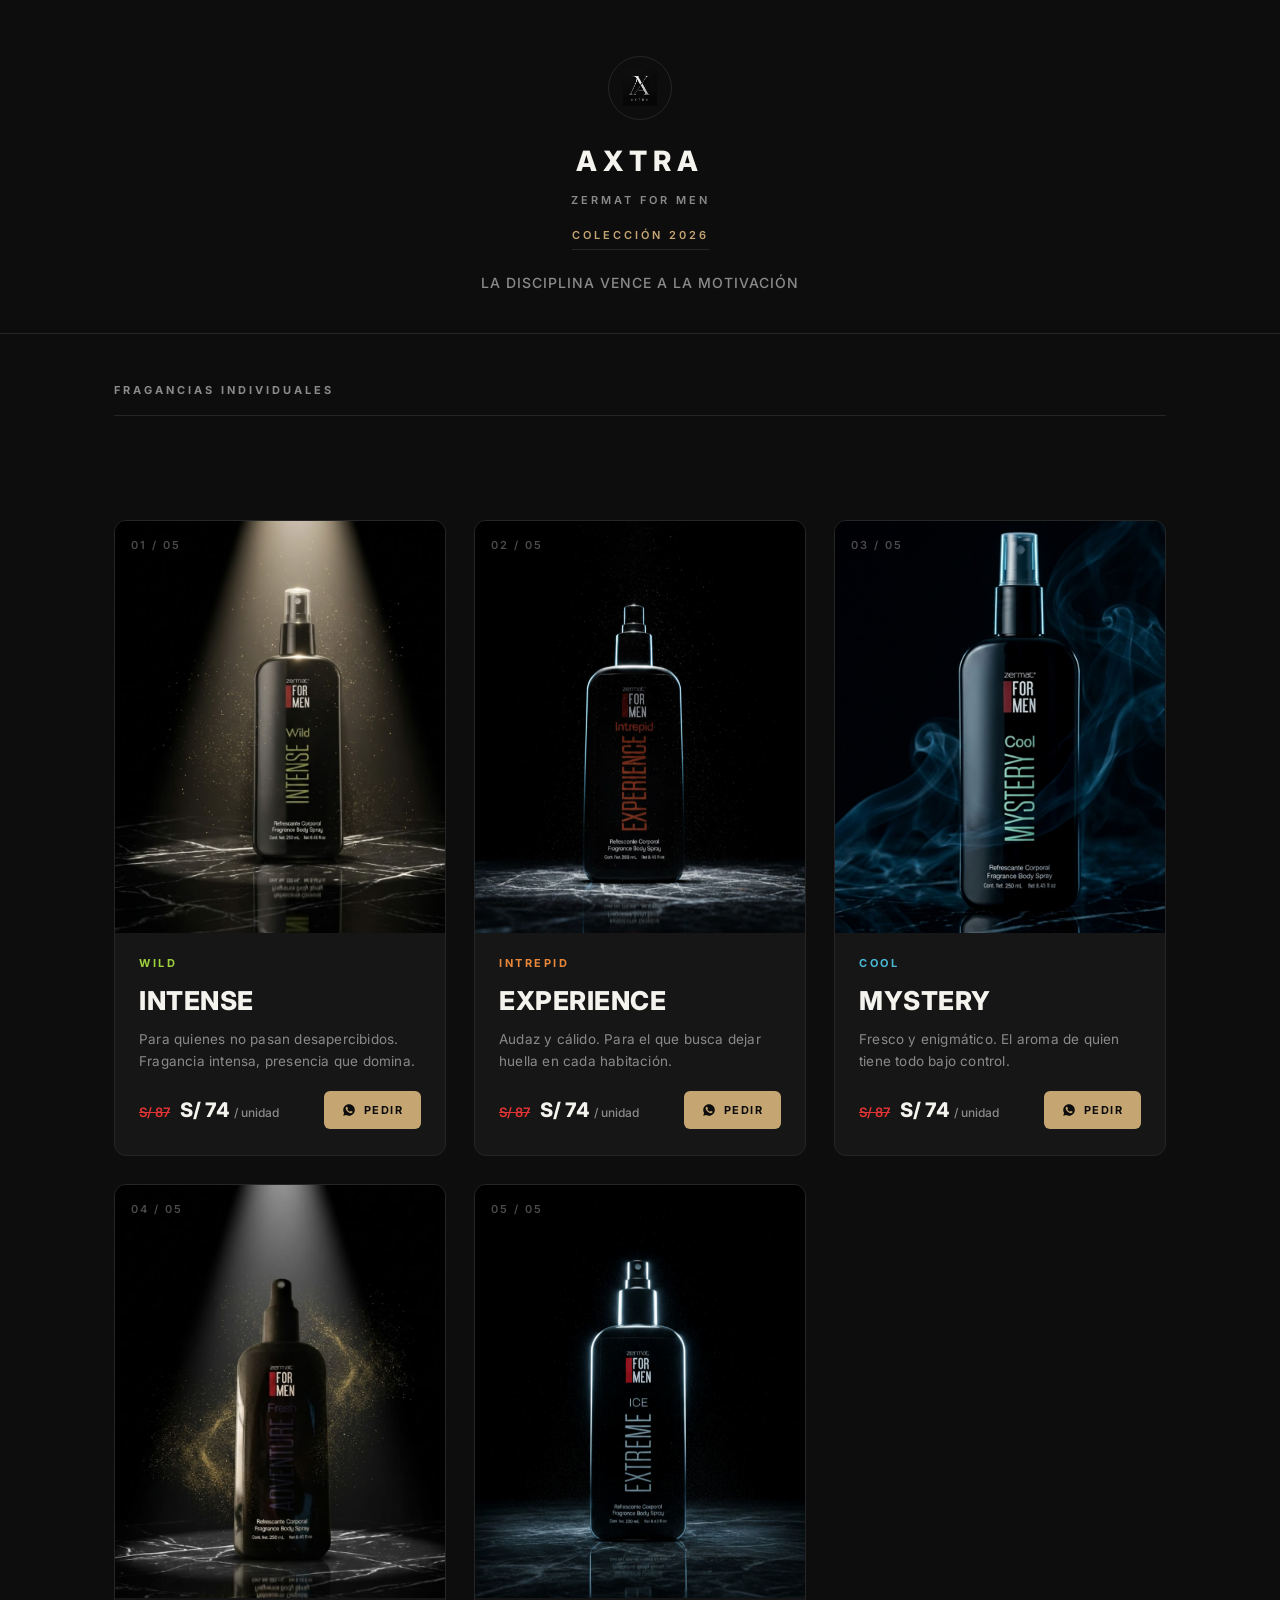
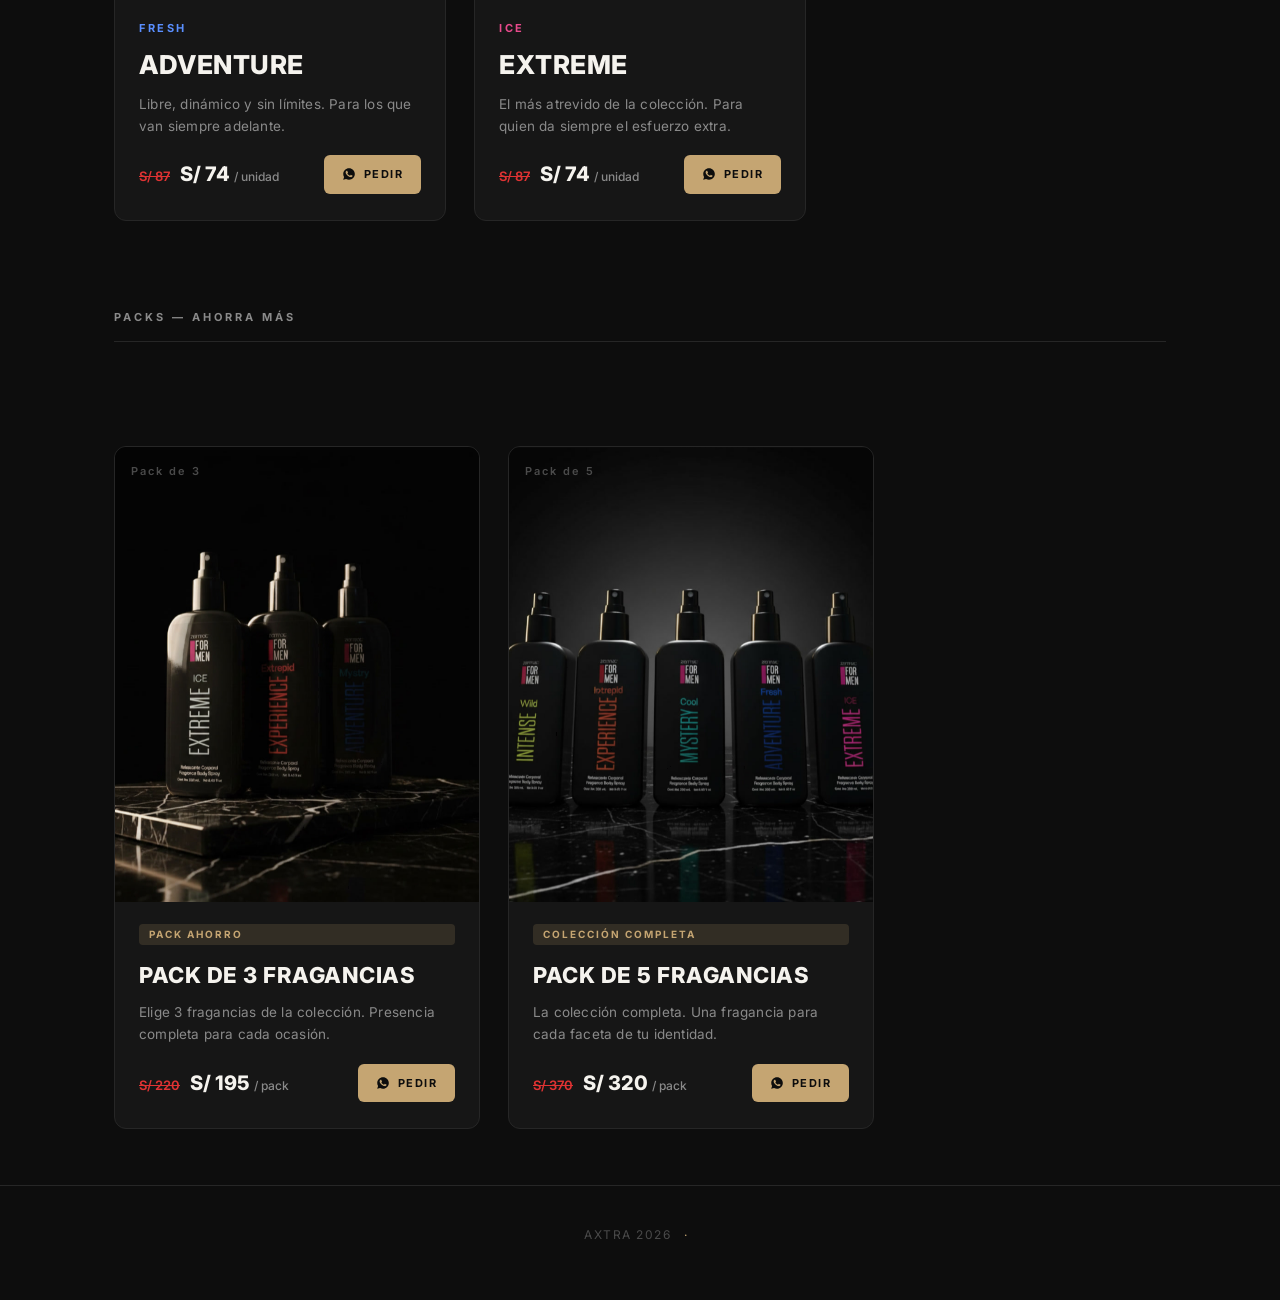
<file: index.html>
<!DOCTYPE html>
<html lang="es-PE">
<head>
<meta charset="UTF-8">
<meta name="viewport" content="width=device-width, initial-scale=1.0">
<title>AXTRA — Zermat For Men · Colección 2026</title>
<meta name="description" content="AXTRA — Catálogo de fragancias Zermat For Men.">
<link rel="stylesheet" href="css/styles.css">
<style>
  .price-old {
    font-size: 13px;
    font-weight: 600;
    color: #e03333;
    text-decoration: line-through;
    margin-right: 6px;
  }
  .price-row {
    display: flex;
    align-items: baseline;
    gap: 4px;
    flex-wrap: wrap;
  }
  .pack-badge {
    display: inline-block;
    padding: 3px 10px;
    border-radius: 4px;
    font-size: 10px;
    font-weight: 700;
    letter-spacing: 2px;
    text-transform: uppercase;
    background: var(--gold-soft);
    color: var(--gold);
    margin-bottom: 4px;
  }
  .section-divider {
    border: none;
    border-top: 1px solid var(--surface-border);
    margin: 8px 0 40px;
  }
  .section-title {
    font-size: 11px;
    font-weight: 700;
    letter-spacing: 3px;
    text-transform: uppercase;
    color: var(--text-secondary);
    padding-top: 48px;
    padding-bottom: 8px;
  }
</style>
</head>
<body>

<header class="site-header">
  <div class="wrap">
    <div class="logo-mark">
      <img src="img/brand/logo.png" alt="AXTRA">
    </div>
    <h1 class="brand-name">AXTRA</h1>
    <p class="brand-sub">Zermat For Men</p>
    <span class="brand-collection">Colección 2026</span>
    <span class="brand-tagline">La disciplina vence a la motivación</span>
  </div>
</header>

<main class="wrap">

  <!-- FRAGANCIAS INDIVIDUALES -->
  <p class="section-title">Fragancias individuales</p>
  <hr class="section-divider">

  <section class="catalog">

    <article class="product" style="--accent: var(--c-wild);">
      <div class="product-media">
        <span class="product-index">01 / 05</span>
        <img src="img/productos/intense-wild.png" alt="Intense Wild">
      </div>
      <div class="product-body">
        <span class="product-eyebrow">Wild</span>
        <h2 class="product-name">Intense</h2>
        <p class="product-desc">Para quienes no pasan desapercibidos. Fragancia intensa, presencia que domina.</p>
        <div class="product-footer">
          <div>
            <div class="price-row">
              <span class="price-old">S/ 87</span>
              <p class="product-price">S/ 74<span>/ unidad</span></p>
            </div>
          </div>
          <a class="btn-whatsapp" target="_blank" href="https://wa.me/51957283736?text=Hola%2C%20quiero%20pedir%20INTENSE%20Wild%20%E2%80%94%20S%2F%2074">
            <svg viewBox="0 0 24 24" fill="currentColor"><path d="M12.04 2C6.58 2 2.13 6.45 2.13 11.91c0 1.94.56 3.74 1.5 5.27L2 22l4.97-1.6a9.78 9.78 0 0 0 5.07 1.39h.01c5.46 0 9.91-4.45 9.91-9.91S17.5 2 12.04 2zm5.78 14.06c-.24.68-1.41 1.3-1.95 1.38-.5.08-1.13.11-1.83-.11-.42-.13-.96-.31-1.65-.6-2.9-1.25-4.79-4.16-4.93-4.35-.14-.19-1.19-1.58-1.19-3.01 0-1.43.75-2.13 1.02-2.42.27-.29.59-.36.79-.36.2 0 .39.002.56.01.18.008.42-.07.66.5.24.58.83 2.01.9 2.16.07.15.12.32.02.51-.1.19-.15.31-.3.48-.15.17-.31.38-.44.51-.15.15-.3.31-.13.6.17.29.76 1.25 1.63 2.02 1.12 1 2.07 1.31 2.36 1.46.29.15.46.13.63-.05.17-.18.72-.84.92-1.13.2-.29.4-.24.66-.14.27.1 1.7.8 1.99.95.29.15.48.22.55.34.07.13.07.74-.17 1.42z"/></svg>
            Pedir
          </a>
        </div>
      </div>
    </article>

    <article class="product" style="--accent: var(--c-intrepid);">
      <div class="product-media">
        <span class="product-index">02 / 05</span>
        <img src="img/productos/experience-intrepid.png" alt="Experience Intrepid">
      </div>
      <div class="product-body">
        <span class="product-eyebrow">Intrepid</span>
        <h2 class="product-name">Experience</h2>
        <p class="product-desc">Audaz y cálido. Para el que busca dejar huella en cada habitación.</p>
        <div class="product-footer">
          <div>
            <div class="price-row">
              <span class="price-old">S/ 87</span>
              <p class="product-price">S/ 74<span>/ unidad</span></p>
            </div>
          </div>
          <a class="btn-whatsapp" target="_blank" href="https://wa.me/51957283736?text=Hola%2C%20quiero%20pedir%20EXPERIENCE%20Intrepid%20%E2%80%94%20S%2F%2074">
            <svg viewBox="0 0 24 24" fill="currentColor"><path d="M12.04 2C6.58 2 2.13 6.45 2.13 11.91c0 1.94.56 3.74 1.5 5.27L2 22l4.97-1.6a9.78 9.78 0 0 0 5.07 1.39h.01c5.46 0 9.91-4.45 9.91-9.91S17.5 2 12.04 2zm5.78 14.06c-.24.68-1.41 1.3-1.95 1.38-.5.08-1.13.11-1.83-.11-.42-.13-.96-.31-1.65-.6-2.9-1.25-4.79-4.16-4.93-4.35-.14-.19-1.19-1.58-1.19-3.01 0-1.43.75-2.13 1.02-2.42.27-.29.59-.36.79-.36.2 0 .39.002.56.01.18.008.42-.07.66.5.24.58.83 2.01.9 2.16.07.15.12.32.02.51-.1.19-.15.31-.3.48-.15.17-.31.38-.44.51-.15.15-.3.31-.13.6.17.29.76 1.25 1.63 2.02 1.12 1 2.07 1.31 2.36 1.46.29.15.46.13.63-.05.17-.18.72-.84.92-1.13.2-.29.4-.24.66-.14.27.1 1.7.8 1.99.95.29.15.48.22.55.34.07.13.07.74-.17 1.42z"/></svg>
            Pedir
          </a>
        </div>
      </div>
    </article>

    <article class="product" style="--accent: var(--c-cool);">
      <div class="product-media">
        <span class="product-index">03 / 05</span>
        <img src="img/productos/mystery-cool.png" alt="Mystery Cool">
      </div>
      <div class="product-body">
        <span class="product-eyebrow">Cool</span>
        <h2 class="product-name">Mystery</h2>
        <p class="product-desc">Fresco y enigmático. El aroma de quien tiene todo bajo control.</p>
        <div class="product-footer">
          <div>
            <div class="price-row">
              <span class="price-old">S/ 87</span>
              <p class="product-price">S/ 74<span>/ unidad</span></p>
            </div>
          </div>
          <a class="btn-whatsapp" target="_blank" href="https://wa.me/51957283736?text=Hola%2C%20quiero%20pedir%20MYSTERY%20Cool%20%E2%80%94%20S%2F%2074">
            <svg viewBox="0 0 24 24" fill="currentColor"><path d="M12.04 2C6.58 2 2.13 6.45 2.13 11.91c0 1.94.56 3.74 1.5 5.27L2 22l4.97-1.6a9.78 9.78 0 0 0 5.07 1.39h.01c5.46 0 9.91-4.45 9.91-9.91S17.5 2 12.04 2zm5.78 14.06c-.24.68-1.41 1.3-1.95 1.38-.5.08-1.13.11-1.83-.11-.42-.13-.96-.31-1.65-.6-2.9-1.25-4.79-4.16-4.93-4.35-.14-.19-1.19-1.58-1.19-3.01 0-1.43.75-2.13 1.02-2.42.27-.29.59-.36.79-.36.2 0 .39.002.56.01.18.008.42-.07.66.5.24.58.83 2.01.9 2.16.07.15.12.32.02.51-.1.19-.15.31-.3.48-.15.17-.31.38-.44.51-.15.15-.3.31-.13.6.17.29.76 1.25 1.63 2.02 1.12 1 2.07 1.31 2.36 1.46.29.15.46.13.63-.05.17-.18.72-.84.92-1.13.2-.29.4-.24.66-.14.27.1 1.7.8 1.99.95.29.15.48.22.55.34.07.13.07.74-.17 1.42z"/></svg>
            Pedir
          </a>
        </div>
      </div>
    </article>

    <article class="product" style="--accent: var(--c-fresh);">
      <div class="product-media">
        <span class="product-index">04 / 05</span>
        <img src="img/productos/adventure-fresh.png" alt="Adventure Fresh">
      </div>
      <div class="product-body">
        <span class="product-eyebrow">Fresh</span>
        <h2 class="product-name">Adventure</h2>
        <p class="product-desc">Libre, dinámico y sin límites. Para los que van siempre adelante.</p>
        <div class="product-footer">
          <div>
            <div class="price-row">
              <span class="price-old">S/ 87</span>
              <p class="product-price">S/ 74<span>/ unidad</span></p>
            </div>
          </div>
          <a class="btn-whatsapp" target="_blank" href="https://wa.me/51957283736?text=Hola%2C%20quiero%20pedir%20ADVENTURE%20Fresh%20%E2%80%94%20S%2F%2074">
            <svg viewBox="0 0 24 24" fill="currentColor"><path d="M12.04 2C6.58 2 2.13 6.45 2.13 11.91c0 1.94.56 3.74 1.5 5.27L2 22l4.97-1.6a9.78 9.78 0 0 0 5.07 1.39h.01c5.46 0 9.91-4.45 9.91-9.91S17.5 2 12.04 2zm5.78 14.06c-.24.68-1.41 1.3-1.95 1.38-.5.08-1.13.11-1.83-.11-.42-.13-.96-.31-1.65-.6-2.9-1.25-4.79-4.16-4.93-4.35-.14-.19-1.19-1.58-1.19-3.01 0-1.43.75-2.13 1.02-2.42.27-.29.59-.36.79-.36.2 0 .39.002.56.01.18.008.42-.07.66.5.24.58.83 2.01.9 2.16.07.15.12.32.02.51-.1.19-.15.31-.3.48-.15.17-.31.38-.44.51-.15.15-.3.31-.13.6.17.29.76 1.25 1.63 2.02 1.12 1 2.07 1.31 2.36 1.46.29.15.46.13.63-.05.17-.18.72-.84.92-1.13.2-.29.4-.24.66-.14.27.1 1.7.8 1.99.95.29.15.48.22.55.34.07.13.07.74-.17 1.42z"/></svg>
            Pedir
          </a>
        </div>
      </div>
    </article>

    <article class="product" style="--accent: var(--c-ice);">
      <div class="product-media">
        <span class="product-index">05 / 05</span>
        <img src="img/productos/extreme-ice.png" alt="Extreme Ice">
      </div>
      <div class="product-body">
        <span class="product-eyebrow">Ice</span>
        <h2 class="product-name">Extreme</h2>
        <p class="product-desc">El más atrevido de la colección. Para quien da siempre el esfuerzo extra.</p>
        <div class="product-footer">
          <div>
            <div class="price-row">
              <span class="price-old">S/ 87</span>
              <p class="product-price">S/ 74<span>/ unidad</span></p>
            </div>
          </div>
          <a class="btn-whatsapp" target="_blank" href="https://wa.me/51957283736?text=Hola%2C%20quiero%20pedir%20EXTREME%20Ice%20%E2%80%94%20S%2F%2074">
            <svg viewBox="0 0 24 24" fill="currentColor"><path d="M12.04 2C6.58 2 2.13 6.45 2.13 11.91c0 1.94.56 3.74 1.5 5.27L2 22l4.97-1.6a9.78 9.78 0 0 0 5.07 1.39h.01c5.46 0 9.91-4.45 9.91-9.91S17.5 2 12.04 2zm5.78 14.06c-.24.68-1.41 1.3-1.95 1.38-.5.08-1.13.11-1.83-.11-.42-.13-.96-.31-1.65-.6-2.9-1.25-4.79-4.16-4.93-4.35-.14-.19-1.19-1.58-1.19-3.01 0-1.43.75-2.13 1.02-2.42.27-.29.59-.36.79-.36.2 0 .39.002.56.01.18.008.42-.07.66.5.24.58.83 2.01.9 2.16.07.15.12.32.02.51-.1.19-.15.31-.3.48-.15.17-.31.38-.44.51-.15.15-.3.31-.13.6.17.29.76 1.25 1.63 2.02 1.12 1 2.07 1.31 2.36 1.46.29.15.46.13.63-.05.17-.18.72-.84.92-1.13.2-.29.4-.24.66-.14.27.1 1.7.8 1.99.95.29.15.48.22.55.34.07.13.07.74-.17 1.42z"/></svg>
            Pedir
          </a>
        </div>
      </div>
    </article>

  </section>

  <!-- PACKS -->
  <p class="section-title">Packs — Ahorra más</p>
  <hr class="section-divider">

  <section class="catalog" style="grid-template-columns: repeat(auto-fit, minmax(300px, 1fr)); max-width: 760px;">

    <article class="product" style="--accent: var(--gold);">
      <div class="product-media">
        <span class="product-index">Pack de 3</span>
        <img src="img/productos/pack_de_3.png" alt="Pack de 3 fragancias">
      </div>
      <div class="product-body">
        <span class="pack-badge">Pack ahorro</span>
        <h2 class="product-name" style="font-size: 22px;">Pack de 3 Fragancias</h2>
        <p class="product-desc">Elige 3 fragancias de la colección. Presencia completa para cada ocasión.</p>
        <div class="product-footer">
          <div>
            <div class="price-row">
              <span class="price-old">S/ 220</span>
              <p class="product-price">S/ 195<span>/ pack</span></p>
            </div>
          </div>
          <a class="btn-whatsapp" target="_blank" href="https://wa.me/51957283736?text=Hola%2C%20quiero%20pedir%20el%20Pack%20de%203%20Fragancias%20%E2%80%94%20S%2F%20195">
            <svg viewBox="0 0 24 24" fill="currentColor"><path d="M12.04 2C6.58 2 2.13 6.45 2.13 11.91c0 1.94.56 3.74 1.5 5.27L2 22l4.97-1.6a9.78 9.78 0 0 0 5.07 1.39h.01c5.46 0 9.91-4.45 9.91-9.91S17.5 2 12.04 2zm5.78 14.06c-.24.68-1.41 1.3-1.95 1.38-.5.08-1.13.11-1.83-.11-.42-.13-.96-.31-1.65-.6-2.9-1.25-4.79-4.16-4.93-4.35-.14-.19-1.19-1.58-1.19-3.01 0-1.43.75-2.13 1.02-2.42.27-.29.59-.36.79-.36.2 0 .39.002.56.01.18.008.42-.07.66.5.24.58.83 2.01.9 2.16.07.15.12.32.02.51-.1.19-.15.31-.3.48-.15.17-.31.38-.44.51-.15.15-.3.31-.13.6.17.29.76 1.25 1.63 2.02 1.12 1 2.07 1.31 2.36 1.46.29.15.46.13.63-.05.17-.18.72-.84.92-1.13.2-.29.4-.24.66-.14.27.1 1.7.8 1.99.95.29.15.48.22.55.34.07.13.07.74-.17 1.42z"/></svg>
            Pedir
          </a>
        </div>
      </div>
    </article>

    <article class="product" style="--accent: var(--gold);">
      <div class="product-media">
        <span class="product-index">Pack de 5</span>
        <img src="img/productos/pack_de_5.png" alt="Pack de 5 fragancias">
      </div>
      <div class="product-body">
        <span class="pack-badge">Colección completa</span>
        <h2 class="product-name" style="font-size: 22px;">Pack de 5 Fragancias</h2>
        <p class="product-desc">La colección completa. Una fragancia para cada faceta de tu identidad.</p>
        <div class="product-footer">
          <div>
            <div class="price-row">
              <span class="price-old">S/ 370</span>
              <p class="product-price">S/ 320<span>/ pack</span></p>
            </div>
          </div>
          <a class="btn-whatsapp" target="_blank" href="https://wa.me/51957283736?text=Hola%2C%20quiero%20pedir%20el%20Pack%20de%205%20Fragancias%20%E2%80%94%20S%2F%20320">
            <svg viewBox="0 0 24 24" fill="currentColor"><path d="M12.04 2C6.58 2 2.13 6.45 2.13 11.91c0 1.94.56 3.74 1.5 5.27L2 22l4.97-1.6a9.78 9.78 0 0 0 5.07 1.39h.01c5.46 0 9.91-4.45 9.91-9.91S17.5 2 12.04 2zm5.78 14.06c-.24.68-1.41 1.3-1.95 1.38-.5.08-1.13.11-1.83-.11-.42-.13-.96-.31-1.65-.6-2.9-1.25-4.79-4.16-4.93-4.35-.14-.19-1.19-1.58-1.19-3.01 0-1.43.75-2.13 1.02-2.42.27-.29.59-.36.79-.36.2 0 .39.002.56.01.18.008.42-.07.66.5.24.58.83 2.01.9 2.16.07.15.12.32.02.51-.1.19-.15.31-.3.48-.15.17-.31.38-.44.51-.15.15-.3.31-.13.6.17.29.76 1.25 1.63 2.02 1.12 1 2.07 1.31 2.36 1.46.29.15.46.13.63-.05.17-.18.72-.84.92-1.13.2-.29.4-.24.66-.14.27.1 1.7.8 1.99.95.29.15.48.22.55.34.07.13.07.74-.17 1.42z"/></svg>
            Pedir
          </a>
        </div>
      </div>
    </article>

  </section>

</main>

<footer class="site-footer">
  <p>AXTRA 2026 <span class="dot">·</span> </p>
</footer>

</body>
</html>
</file>
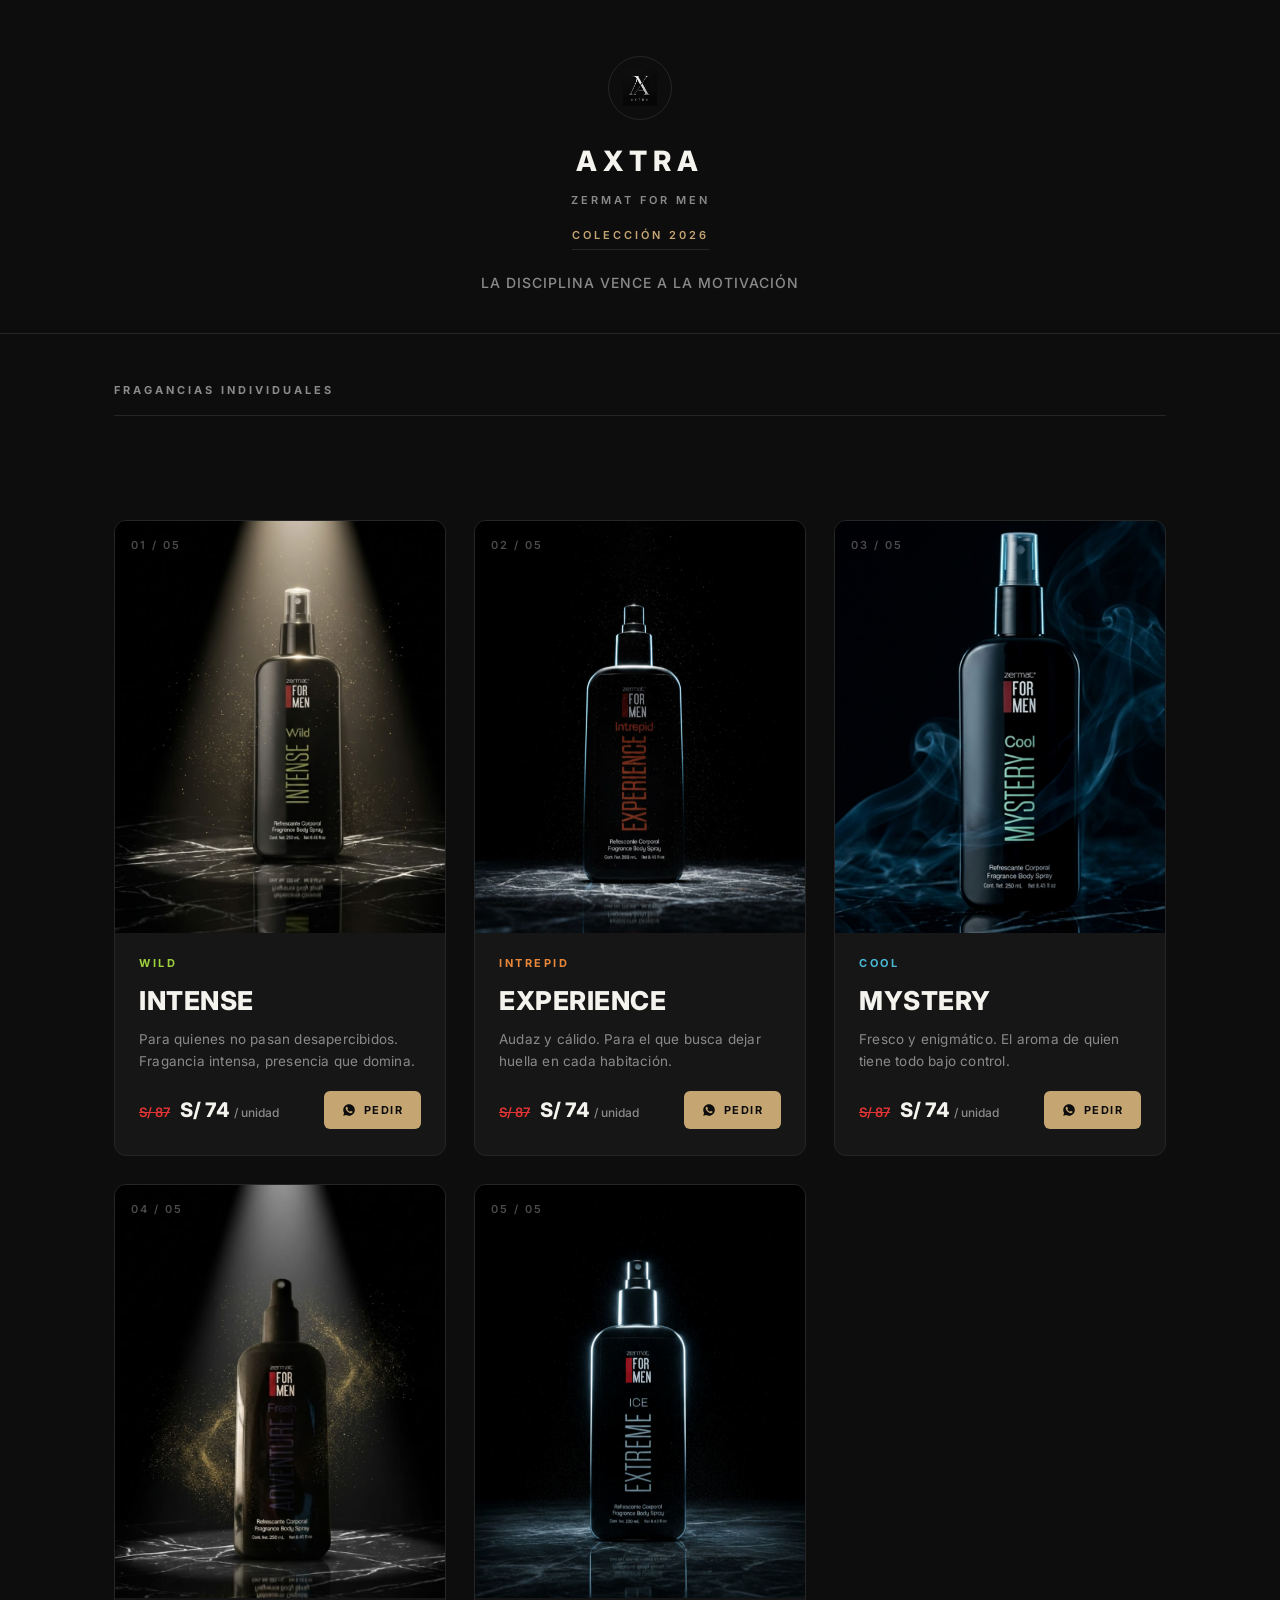
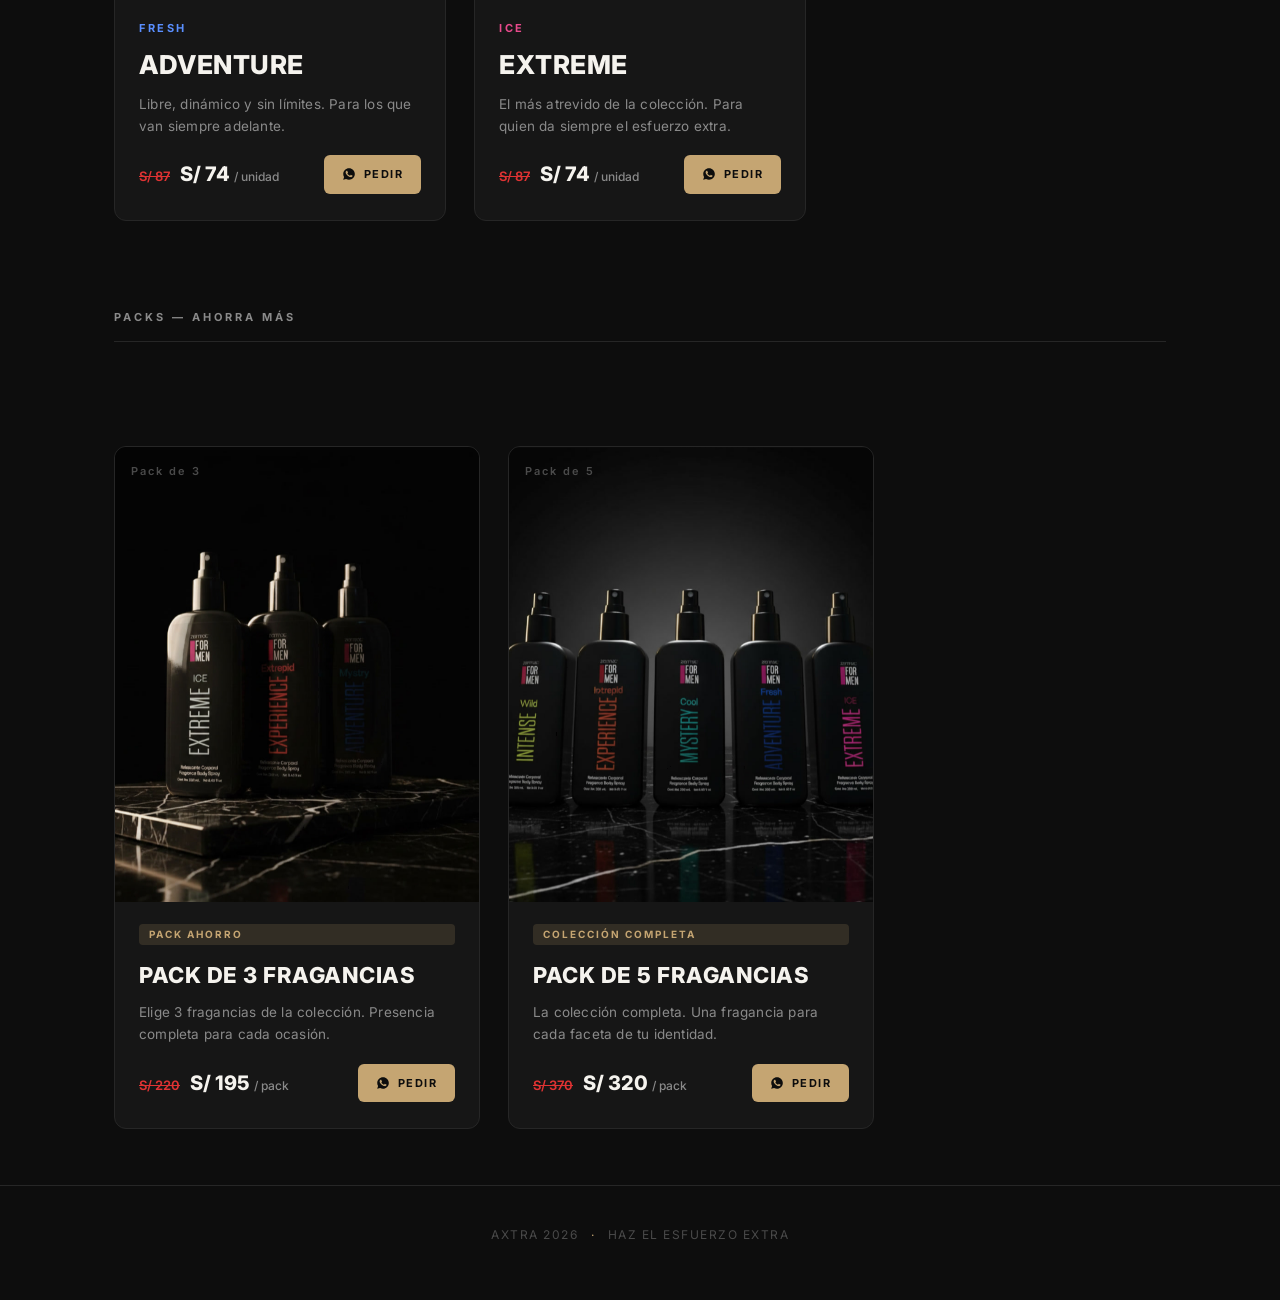
<file: index (1).html>
<!DOCTYPE html>
<html lang="es-PE">
<head>
<meta charset="UTF-8">
<meta name="viewport" content="width=device-width, initial-scale=1.0">
<title>AXTRA — Zermat For Men · Colección 2026</title>
<meta name="description" content="AXTRA — Catálogo de fragancias Zermat For Men. La disciplina vence a la motivación.">
<link rel="stylesheet" href="css/styles.css">
<style>
  .price-old {
    font-size: 13px;
    font-weight: 600;
    color: #e03333;
    text-decoration: line-through;
    margin-right: 6px;
  }
  .price-row {
    display: flex;
    align-items: baseline;
    gap: 4px;
    flex-wrap: wrap;
  }
  .pack-badge {
    display: inline-block;
    padding: 3px 10px;
    border-radius: 4px;
    font-size: 10px;
    font-weight: 700;
    letter-spacing: 2px;
    text-transform: uppercase;
    background: var(--gold-soft);
    color: var(--gold);
    margin-bottom: 4px;
  }
  .section-divider {
    border: none;
    border-top: 1px solid var(--surface-border);
    margin: 8px 0 40px;
  }
  .section-title {
    font-size: 11px;
    font-weight: 700;
    letter-spacing: 3px;
    text-transform: uppercase;
    color: var(--text-secondary);
    padding-top: 48px;
    padding-bottom: 8px;
  }
</style>
</head>
<body>

<header class="site-header">
  <div class="wrap">
    <div class="logo-mark">
      <img src="img/brand/logo.png" alt="AXTRA">
    </div>
    <h1 class="brand-name">AXTRA</h1>
    <p class="brand-sub">Zermat For Men</p>
    <span class="brand-collection">Colección 2026</span>
    <span class="brand-tagline">La disciplina vence a la motivación</span>
  </div>
</header>

<main class="wrap">

  <!-- FRAGANCIAS INDIVIDUALES -->
  <p class="section-title">Fragancias individuales</p>
  <hr class="section-divider">

  <section class="catalog">

    <article class="product" style="--accent: var(--c-wild);">
      <div class="product-media">
        <span class="product-index">01 / 05</span>
        <img src="img/productos/intense-wild.png" alt="Intense Wild">
      </div>
      <div class="product-body">
        <span class="product-eyebrow">Wild</span>
        <h2 class="product-name">Intense</h2>
        <p class="product-desc">Para quienes no pasan desapercibidos. Fragancia intensa, presencia que domina.</p>
        <div class="product-footer">
          <div>
            <div class="price-row">
              <span class="price-old">S/ 87</span>
              <p class="product-price">S/ 74<span>/ unidad</span></p>
            </div>
          </div>
          <a class="btn-whatsapp" target="_blank" href="https://wa.me/message/YNVWRBXO7WHYG1?text=Hola%2C%20quiero%20pedir%20INTENSE%20Wild%20%E2%80%94%20S%2F%2074">
            <svg viewBox="0 0 24 24" fill="currentColor"><path d="M12.04 2C6.58 2 2.13 6.45 2.13 11.91c0 1.94.56 3.74 1.5 5.27L2 22l4.97-1.6a9.78 9.78 0 0 0 5.07 1.39h.01c5.46 0 9.91-4.45 9.91-9.91S17.5 2 12.04 2zm5.78 14.06c-.24.68-1.41 1.3-1.95 1.38-.5.08-1.13.11-1.83-.11-.42-.13-.96-.31-1.65-.6-2.9-1.25-4.79-4.16-4.93-4.35-.14-.19-1.19-1.58-1.19-3.01 0-1.43.75-2.13 1.02-2.42.27-.29.59-.36.79-.36.2 0 .39.002.56.01.18.008.42-.07.66.5.24.58.83 2.01.9 2.16.07.15.12.32.02.51-.1.19-.15.31-.3.48-.15.17-.31.38-.44.51-.15.15-.3.31-.13.6.17.29.76 1.25 1.63 2.02 1.12 1 2.07 1.31 2.36 1.46.29.15.46.13.63-.05.17-.18.72-.84.92-1.13.2-.29.4-.24.66-.14.27.1 1.7.8 1.99.95.29.15.48.22.55.34.07.13.07.74-.17 1.42z"/></svg>
            Pedir
          </a>
        </div>
      </div>
    </article>

    <article class="product" style="--accent: var(--c-intrepid);">
      <div class="product-media">
        <span class="product-index">02 / 05</span>
        <img src="img/productos/experience-intrepid.png" alt="Experience Intrepid">
      </div>
      <div class="product-body">
        <span class="product-eyebrow">Intrepid</span>
        <h2 class="product-name">Experience</h2>
        <p class="product-desc">Audaz y cálido. Para el que busca dejar huella en cada habitación.</p>
        <div class="product-footer">
          <div>
            <div class="price-row">
              <span class="price-old">S/ 87</span>
              <p class="product-price">S/ 74<span>/ unidad</span></p>
            </div>
          </div>
          <a class="btn-whatsapp" target="_blank" href="https://wa.me/message/YNVWRBXO7WHYG1?text=Hola%2C%20quiero%20pedir%20EXPERIENCE%20Intrepid%20%E2%80%94%20S%2F%2074">
            <svg viewBox="0 0 24 24" fill="currentColor"><path d="M12.04 2C6.58 2 2.13 6.45 2.13 11.91c0 1.94.56 3.74 1.5 5.27L2 22l4.97-1.6a9.78 9.78 0 0 0 5.07 1.39h.01c5.46 0 9.91-4.45 9.91-9.91S17.5 2 12.04 2zm5.78 14.06c-.24.68-1.41 1.3-1.95 1.38-.5.08-1.13.11-1.83-.11-.42-.13-.96-.31-1.65-.6-2.9-1.25-4.79-4.16-4.93-4.35-.14-.19-1.19-1.58-1.19-3.01 0-1.43.75-2.13 1.02-2.42.27-.29.59-.36.79-.36.2 0 .39.002.56.01.18.008.42-.07.66.5.24.58.83 2.01.9 2.16.07.15.12.32.02.51-.1.19-.15.31-.3.48-.15.17-.31.38-.44.51-.15.15-.3.31-.13.6.17.29.76 1.25 1.63 2.02 1.12 1 2.07 1.31 2.36 1.46.29.15.46.13.63-.05.17-.18.72-.84.92-1.13.2-.29.4-.24.66-.14.27.1 1.7.8 1.99.95.29.15.48.22.55.34.07.13.07.74-.17 1.42z"/></svg>
            Pedir
          </a>
        </div>
      </div>
    </article>

    <article class="product" style="--accent: var(--c-cool);">
      <div class="product-media">
        <span class="product-index">03 / 05</span>
        <img src="img/productos/mystery-cool.png" alt="Mystery Cool">
      </div>
      <div class="product-body">
        <span class="product-eyebrow">Cool</span>
        <h2 class="product-name">Mystery</h2>
        <p class="product-desc">Fresco y enigmático. El aroma de quien tiene todo bajo control.</p>
        <div class="product-footer">
          <div>
            <div class="price-row">
              <span class="price-old">S/ 87</span>
              <p class="product-price">S/ 74<span>/ unidad</span></p>
            </div>
          </div>
          <a class="btn-whatsapp" target="_blank" href="https://wa.me/message/YNVWRBXO7WHYG1?text=Hola%2C%20quiero%20pedir%20MYSTERY%20Cool%20%E2%80%94%20S%2F%2074">
            <svg viewBox="0 0 24 24" fill="currentColor"><path d="M12.04 2C6.58 2 2.13 6.45 2.13 11.91c0 1.94.56 3.74 1.5 5.27L2 22l4.97-1.6a9.78 9.78 0 0 0 5.07 1.39h.01c5.46 0 9.91-4.45 9.91-9.91S17.5 2 12.04 2zm5.78 14.06c-.24.68-1.41 1.3-1.95 1.38-.5.08-1.13.11-1.83-.11-.42-.13-.96-.31-1.65-.6-2.9-1.25-4.79-4.16-4.93-4.35-.14-.19-1.19-1.58-1.19-3.01 0-1.43.75-2.13 1.02-2.42.27-.29.59-.36.79-.36.2 0 .39.002.56.01.18.008.42-.07.66.5.24.58.83 2.01.9 2.16.07.15.12.32.02.51-.1.19-.15.31-.3.48-.15.17-.31.38-.44.51-.15.15-.3.31-.13.6.17.29.76 1.25 1.63 2.02 1.12 1 2.07 1.31 2.36 1.46.29.15.46.13.63-.05.17-.18.72-.84.92-1.13.2-.29.4-.24.66-.14.27.1 1.7.8 1.99.95.29.15.48.22.55.34.07.13.07.74-.17 1.42z"/></svg>
            Pedir
          </a>
        </div>
      </div>
    </article>

    <article class="product" style="--accent: var(--c-fresh);">
      <div class="product-media">
        <span class="product-index">04 / 05</span>
        <img src="img/productos/adventure-fresh.png" alt="Adventure Fresh">
      </div>
      <div class="product-body">
        <span class="product-eyebrow">Fresh</span>
        <h2 class="product-name">Adventure</h2>
        <p class="product-desc">Libre, dinámico y sin límites. Para los que van siempre adelante.</p>
        <div class="product-footer">
          <div>
            <div class="price-row">
              <span class="price-old">S/ 87</span>
              <p class="product-price">S/ 74<span>/ unidad</span></p>
            </div>
          </div>
          <a class="btn-whatsapp" target="_blank" href="https://wa.me/message/YNVWRBXO7WHYG1?text=Hola%2C%20quiero%20pedir%20ADVENTURE%20Fresh%20%E2%80%94%20S%2F%2074">
            <svg viewBox="0 0 24 24" fill="currentColor"><path d="M12.04 2C6.58 2 2.13 6.45 2.13 11.91c0 1.94.56 3.74 1.5 5.27L2 22l4.97-1.6a9.78 9.78 0 0 0 5.07 1.39h.01c5.46 0 9.91-4.45 9.91-9.91S17.5 2 12.04 2zm5.78 14.06c-.24.68-1.41 1.3-1.95 1.38-.5.08-1.13.11-1.83-.11-.42-.13-.96-.31-1.65-.6-2.9-1.25-4.79-4.16-4.93-4.35-.14-.19-1.19-1.58-1.19-3.01 0-1.43.75-2.13 1.02-2.42.27-.29.59-.36.79-.36.2 0 .39.002.56.01.18.008.42-.07.66.5.24.58.83 2.01.9 2.16.07.15.12.32.02.51-.1.19-.15.31-.3.48-.15.17-.31.38-.44.51-.15.15-.3.31-.13.6.17.29.76 1.25 1.63 2.02 1.12 1 2.07 1.31 2.36 1.46.29.15.46.13.63-.05.17-.18.72-.84.92-1.13.2-.29.4-.24.66-.14.27.1 1.7.8 1.99.95.29.15.48.22.55.34.07.13.07.74-.17 1.42z"/></svg>
            Pedir
          </a>
        </div>
      </div>
    </article>

    <article class="product" style="--accent: var(--c-ice);">
      <div class="product-media">
        <span class="product-index">05 / 05</span>
        <img src="img/productos/extreme-ice.png" alt="Extreme Ice">
      </div>
      <div class="product-body">
        <span class="product-eyebrow">Ice</span>
        <h2 class="product-name">Extreme</h2>
        <p class="product-desc">El más atrevido de la colección. Para quien da siempre el esfuerzo extra.</p>
        <div class="product-footer">
          <div>
            <div class="price-row">
              <span class="price-old">S/ 87</span>
              <p class="product-price">S/ 74<span>/ unidad</span></p>
            </div>
          </div>
          <a class="btn-whatsapp" target="_blank" href="https://wa.me/message/YNVWRBXO7WHYG1?text=Hola%2C%20quiero%20pedir%20EXTREME%20Ice%20%E2%80%94%20S%2F%2074">
            <svg viewBox="0 0 24 24" fill="currentColor"><path d="M12.04 2C6.58 2 2.13 6.45 2.13 11.91c0 1.94.56 3.74 1.5 5.27L2 22l4.97-1.6a9.78 9.78 0 0 0 5.07 1.39h.01c5.46 0 9.91-4.45 9.91-9.91S17.5 2 12.04 2zm5.78 14.06c-.24.68-1.41 1.3-1.95 1.38-.5.08-1.13.11-1.83-.11-.42-.13-.96-.31-1.65-.6-2.9-1.25-4.79-4.16-4.93-4.35-.14-.19-1.19-1.58-1.19-3.01 0-1.43.75-2.13 1.02-2.42.27-.29.59-.36.79-.36.2 0 .39.002.56.01.18.008.42-.07.66.5.24.58.83 2.01.9 2.16.07.15.12.32.02.51-.1.19-.15.31-.3.48-.15.17-.31.38-.44.51-.15.15-.3.31-.13.6.17.29.76 1.25 1.63 2.02 1.12 1 2.07 1.31 2.36 1.46.29.15.46.13.63-.05.17-.18.72-.84.92-1.13.2-.29.4-.24.66-.14.27.1 1.7.8 1.99.95.29.15.48.22.55.34.07.13.07.74-.17 1.42z"/></svg>
            Pedir
          </a>
        </div>
      </div>
    </article>

  </section>

  <!-- PACKS -->
  <p class="section-title">Packs — Ahorra más</p>
  <hr class="section-divider">

  <section class="catalog" style="grid-template-columns: repeat(auto-fit, minmax(300px, 1fr)); max-width: 760px;">

    <article class="product" style="--accent: var(--gold);">
      <div class="product-media">
        <span class="product-index">Pack de 3</span>
        <img src="img/productos/pack_de_3.png" alt="Pack de 3 fragancias">
      </div>
      <div class="product-body">
        <span class="pack-badge">Pack ahorro</span>
        <h2 class="product-name" style="font-size: 22px;">Pack de 3 Fragancias</h2>
        <p class="product-desc">Elige 3 fragancias de la colección. Presencia completa para cada ocasión.</p>
        <div class="product-footer">
          <div>
            <div class="price-row">
              <span class="price-old">S/ 220</span>
              <p class="product-price">S/ 195<span>/ pack</span></p>
            </div>
          </div>
          <a class="btn-whatsapp" target="_blank" href="https://wa.me/message/YNVWRBXO7WHYG1?text=Hola%2C%20quiero%20pedir%20el%20Pack%20de%203%20Fragancias%20%E2%80%94%20S%2F%20195">
            <svg viewBox="0 0 24 24" fill="currentColor"><path d="M12.04 2C6.58 2 2.13 6.45 2.13 11.91c0 1.94.56 3.74 1.5 5.27L2 22l4.97-1.6a9.78 9.78 0 0 0 5.07 1.39h.01c5.46 0 9.91-4.45 9.91-9.91S17.5 2 12.04 2zm5.78 14.06c-.24.68-1.41 1.3-1.95 1.38-.5.08-1.13.11-1.83-.11-.42-.13-.96-.31-1.65-.6-2.9-1.25-4.79-4.16-4.93-4.35-.14-.19-1.19-1.58-1.19-3.01 0-1.43.75-2.13 1.02-2.42.27-.29.59-.36.79-.36.2 0 .39.002.56.01.18.008.42-.07.66.5.24.58.83 2.01.9 2.16.07.15.12.32.02.51-.1.19-.15.31-.3.48-.15.17-.31.38-.44.51-.15.15-.3.31-.13.6.17.29.76 1.25 1.63 2.02 1.12 1 2.07 1.31 2.36 1.46.29.15.46.13.63-.05.17-.18.72-.84.92-1.13.2-.29.4-.24.66-.14.27.1 1.7.8 1.99.95.29.15.48.22.55.34.07.13.07.74-.17 1.42z"/></svg>
            Pedir
          </a>
        </div>
      </div>
    </article>

    <article class="product" style="--accent: var(--gold);">
      <div class="product-media">
        <span class="product-index">Pack de 5</span>
        <img src="img/productos/pack_de_5.png" alt="Pack de 5 fragancias">
      </div>
      <div class="product-body">
        <span class="pack-badge">Colección completa</span>
        <h2 class="product-name" style="font-size: 22px;">Pack de 5 Fragancias</h2>
        <p class="product-desc">La colección completa. Una fragancia para cada faceta de tu identidad.</p>
        <div class="product-footer">
          <div>
            <div class="price-row">
              <span class="price-old">S/ 370</span>
              <p class="product-price">S/ 320<span>/ pack</span></p>
            </div>
          </div>
          <a class="btn-whatsapp" target="_blank" href="https://wa.me/message/YNVWRBXO7WHYG1?text=Hola%2C%20quiero%20pedir%20el%20Pack%20de%205%20Fragancias%20%E2%80%94%20S%2F%20320">
            <svg viewBox="0 0 24 24" fill="currentColor"><path d="M12.04 2C6.58 2 2.13 6.45 2.13 11.91c0 1.94.56 3.74 1.5 5.27L2 22l4.97-1.6a9.78 9.78 0 0 0 5.07 1.39h.01c5.46 0 9.91-4.45 9.91-9.91S17.5 2 12.04 2zm5.78 14.06c-.24.68-1.41 1.3-1.95 1.38-.5.08-1.13.11-1.83-.11-.42-.13-.96-.31-1.65-.6-2.9-1.25-4.79-4.16-4.93-4.35-.14-.19-1.19-1.58-1.19-3.01 0-1.43.75-2.13 1.02-2.42.27-.29.59-.36.79-.36.2 0 .39.002.56.01.18.008.42-.07.66.5.24.58.83 2.01.9 2.16.07.15.12.32.02.51-.1.19-.15.31-.3.48-.15.17-.31.38-.44.51-.15.15-.3.31-.13.6.17.29.76 1.25 1.63 2.02 1.12 1 2.07 1.31 2.36 1.46.29.15.46.13.63-.05.17-.18.72-.84.92-1.13.2-.29.4-.24.66-.14.27.1 1.7.8 1.99.95.29.15.48.22.55.34.07.13.07.74-.17 1.42z"/></svg>
            Pedir
          </a>
        </div>
      </div>
    </article>

  </section>

</main>

<footer class="site-footer">
  <p>AXTRA 2026 <span class="dot">·</span> Haz el esfuerzo extra</p>
</footer>

</body>
</html>
</file>
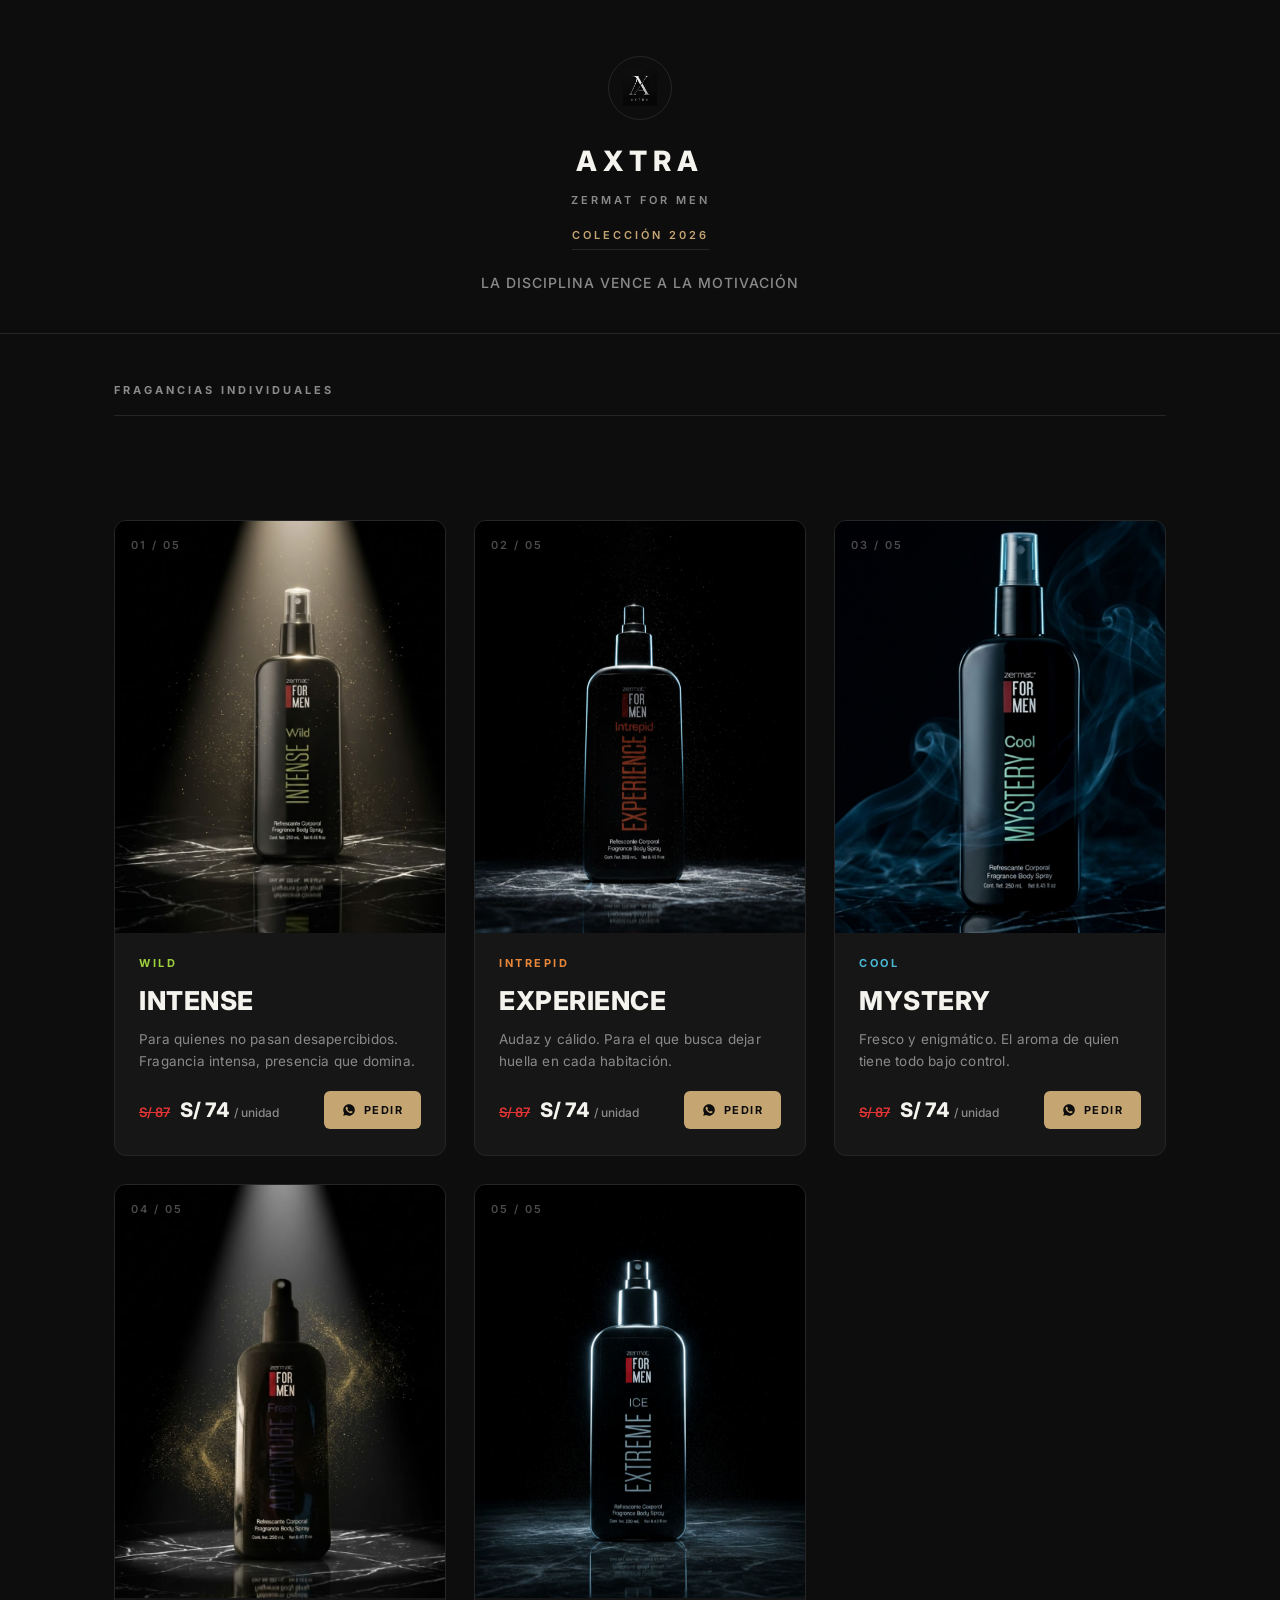
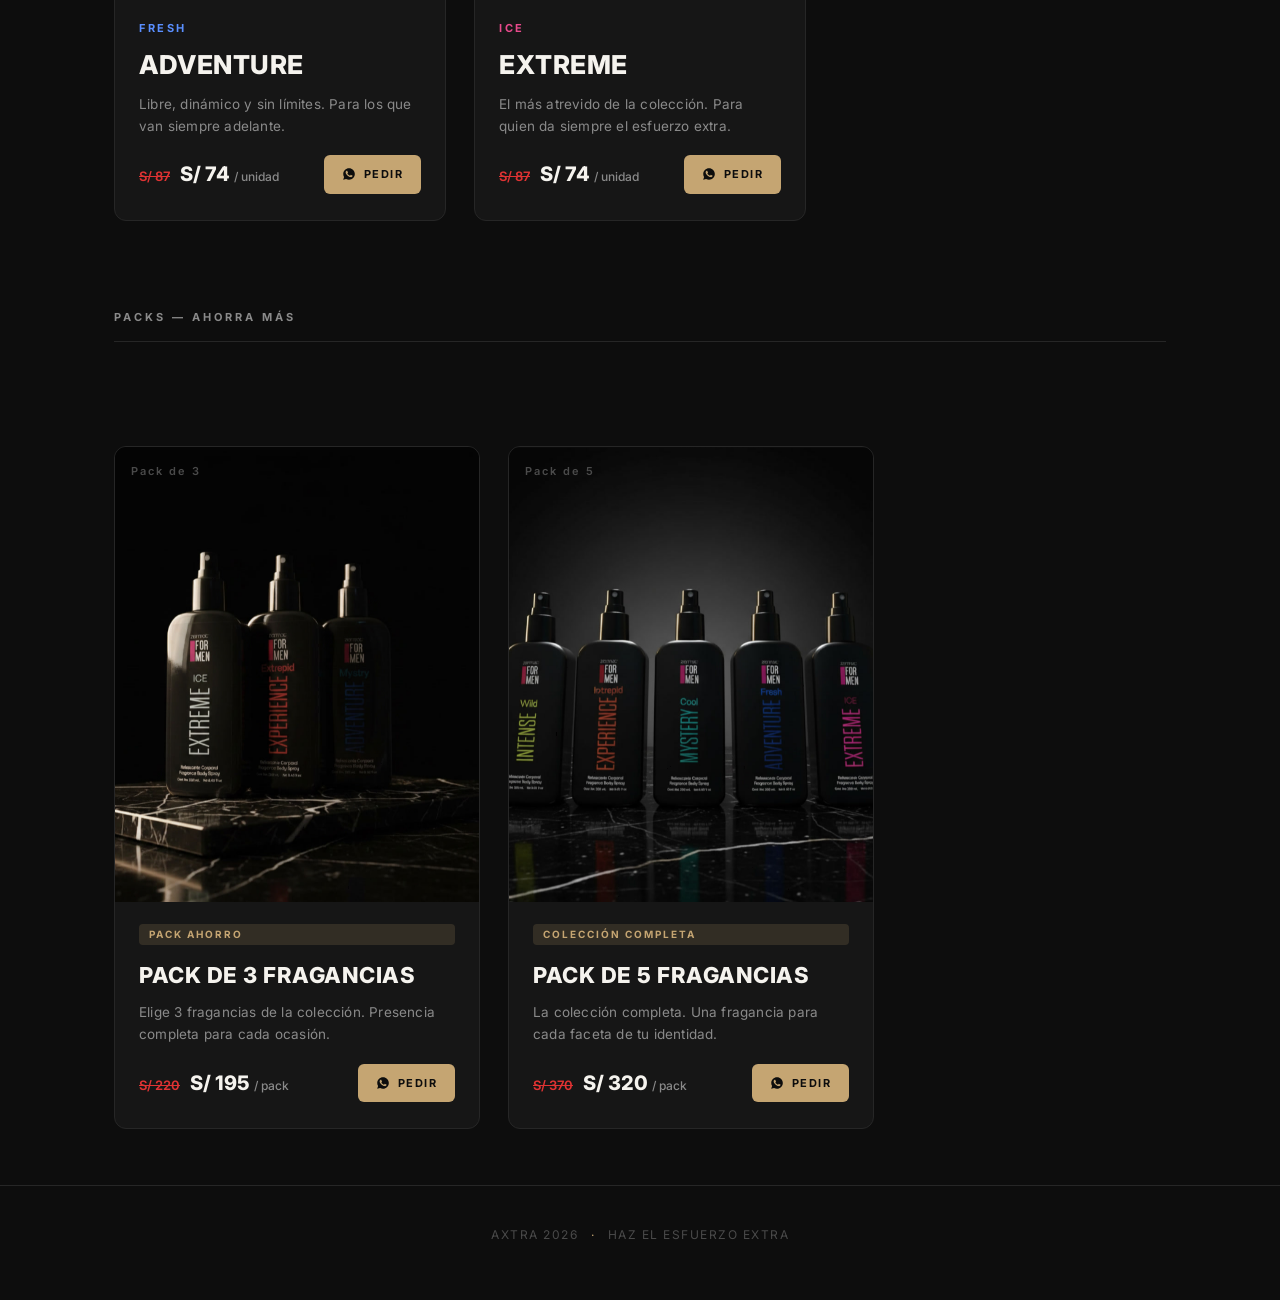
<file: index (2).html>
<!DOCTYPE html>
<html lang="es-PE">
<head>
<meta charset="UTF-8">
<meta name="viewport" content="width=device-width, initial-scale=1.0">
<title>AXTRA — Zermat For Men · Colección 2026</title>
<meta name="description" content="AXTRA — Catálogo de fragancias Zermat For Men. La disciplina vence a la motivación.">
<link rel="stylesheet" href="css/styles.css">
<style>
  .price-old {
    font-size: 13px;
    font-weight: 600;
    color: #e03333;
    text-decoration: line-through;
    margin-right: 6px;
  }
  .price-row {
    display: flex;
    align-items: baseline;
    gap: 4px;
    flex-wrap: wrap;
  }
  .pack-badge {
    display: inline-block;
    padding: 3px 10px;
    border-radius: 4px;
    font-size: 10px;
    font-weight: 700;
    letter-spacing: 2px;
    text-transform: uppercase;
    background: var(--gold-soft);
    color: var(--gold);
    margin-bottom: 4px;
  }
  .section-divider {
    border: none;
    border-top: 1px solid var(--surface-border);
    margin: 8px 0 40px;
  }
  .section-title {
    font-size: 11px;
    font-weight: 700;
    letter-spacing: 3px;
    text-transform: uppercase;
    color: var(--text-secondary);
    padding-top: 48px;
    padding-bottom: 8px;
  }
</style>
</head>
<body>

<header class="site-header">
  <div class="wrap">
    <div class="logo-mark">
      <img src="img/brand/logo.png" alt="AXTRA">
    </div>
    <h1 class="brand-name">AXTRA</h1>
    <p class="brand-sub">Zermat For Men</p>
    <span class="brand-collection">Colección 2026</span>
    <span class="brand-tagline">La disciplina vence a la motivación</span>
  </div>
</header>

<main class="wrap">

  <!-- FRAGANCIAS INDIVIDUALES -->
  <p class="section-title">Fragancias individuales</p>
  <hr class="section-divider">

  <section class="catalog">

    <article class="product" style="--accent: var(--c-wild);">
      <div class="product-media">
        <span class="product-index">01 / 05</span>
        <img src="img/productos/intense-wild.png" alt="Intense Wild">
      </div>
      <div class="product-body">
        <span class="product-eyebrow">Wild</span>
        <h2 class="product-name">Intense</h2>
        <p class="product-desc">Para quienes no pasan desapercibidos. Fragancia intensa, presencia que domina.</p>
        <div class="product-footer">
          <div>
            <div class="price-row">
              <span class="price-old">S/ 87</span>
              <p class="product-price">S/ 74<span>/ unidad</span></p>
            </div>
          </div>
          <a class="btn-whatsapp" target="_blank" href="https://wa.me/51957283736?text=Hola%2C%20quiero%20pedir%20INTENSE%20Wild%20%E2%80%94%20S%2F%2074">
            <svg viewBox="0 0 24 24" fill="currentColor"><path d="M12.04 2C6.58 2 2.13 6.45 2.13 11.91c0 1.94.56 3.74 1.5 5.27L2 22l4.97-1.6a9.78 9.78 0 0 0 5.07 1.39h.01c5.46 0 9.91-4.45 9.91-9.91S17.5 2 12.04 2zm5.78 14.06c-.24.68-1.41 1.3-1.95 1.38-.5.08-1.13.11-1.83-.11-.42-.13-.96-.31-1.65-.6-2.9-1.25-4.79-4.16-4.93-4.35-.14-.19-1.19-1.58-1.19-3.01 0-1.43.75-2.13 1.02-2.42.27-.29.59-.36.79-.36.2 0 .39.002.56.01.18.008.42-.07.66.5.24.58.83 2.01.9 2.16.07.15.12.32.02.51-.1.19-.15.31-.3.48-.15.17-.31.38-.44.51-.15.15-.3.31-.13.6.17.29.76 1.25 1.63 2.02 1.12 1 2.07 1.31 2.36 1.46.29.15.46.13.63-.05.17-.18.72-.84.92-1.13.2-.29.4-.24.66-.14.27.1 1.7.8 1.99.95.29.15.48.22.55.34.07.13.07.74-.17 1.42z"/></svg>
            Pedir
          </a>
        </div>
      </div>
    </article>

    <article class="product" style="--accent: var(--c-intrepid);">
      <div class="product-media">
        <span class="product-index">02 / 05</span>
        <img src="img/productos/experience-intrepid.png" alt="Experience Intrepid">
      </div>
      <div class="product-body">
        <span class="product-eyebrow">Intrepid</span>
        <h2 class="product-name">Experience</h2>
        <p class="product-desc">Audaz y cálido. Para el que busca dejar huella en cada habitación.</p>
        <div class="product-footer">
          <div>
            <div class="price-row">
              <span class="price-old">S/ 87</span>
              <p class="product-price">S/ 74<span>/ unidad</span></p>
            </div>
          </div>
          <a class="btn-whatsapp" target="_blank" href="https://wa.me/51957283736?text=Hola%2C%20quiero%20pedir%20EXPERIENCE%20Intrepid%20%E2%80%94%20S%2F%2074">
            <svg viewBox="0 0 24 24" fill="currentColor"><path d="M12.04 2C6.58 2 2.13 6.45 2.13 11.91c0 1.94.56 3.74 1.5 5.27L2 22l4.97-1.6a9.78 9.78 0 0 0 5.07 1.39h.01c5.46 0 9.91-4.45 9.91-9.91S17.5 2 12.04 2zm5.78 14.06c-.24.68-1.41 1.3-1.95 1.38-.5.08-1.13.11-1.83-.11-.42-.13-.96-.31-1.65-.6-2.9-1.25-4.79-4.16-4.93-4.35-.14-.19-1.19-1.58-1.19-3.01 0-1.43.75-2.13 1.02-2.42.27-.29.59-.36.79-.36.2 0 .39.002.56.01.18.008.42-.07.66.5.24.58.83 2.01.9 2.16.07.15.12.32.02.51-.1.19-.15.31-.3.48-.15.17-.31.38-.44.51-.15.15-.3.31-.13.6.17.29.76 1.25 1.63 2.02 1.12 1 2.07 1.31 2.36 1.46.29.15.46.13.63-.05.17-.18.72-.84.92-1.13.2-.29.4-.24.66-.14.27.1 1.7.8 1.99.95.29.15.48.22.55.34.07.13.07.74-.17 1.42z"/></svg>
            Pedir
          </a>
        </div>
      </div>
    </article>

    <article class="product" style="--accent: var(--c-cool);">
      <div class="product-media">
        <span class="product-index">03 / 05</span>
        <img src="img/productos/mystery-cool.png" alt="Mystery Cool">
      </div>
      <div class="product-body">
        <span class="product-eyebrow">Cool</span>
        <h2 class="product-name">Mystery</h2>
        <p class="product-desc">Fresco y enigmático. El aroma de quien tiene todo bajo control.</p>
        <div class="product-footer">
          <div>
            <div class="price-row">
              <span class="price-old">S/ 87</span>
              <p class="product-price">S/ 74<span>/ unidad</span></p>
            </div>
          </div>
          <a class="btn-whatsapp" target="_blank" href="https://wa.me/51957283736?text=Hola%2C%20quiero%20pedir%20MYSTERY%20Cool%20%E2%80%94%20S%2F%2074">
            <svg viewBox="0 0 24 24" fill="currentColor"><path d="M12.04 2C6.58 2 2.13 6.45 2.13 11.91c0 1.94.56 3.74 1.5 5.27L2 22l4.97-1.6a9.78 9.78 0 0 0 5.07 1.39h.01c5.46 0 9.91-4.45 9.91-9.91S17.5 2 12.04 2zm5.78 14.06c-.24.68-1.41 1.3-1.95 1.38-.5.08-1.13.11-1.83-.11-.42-.13-.96-.31-1.65-.6-2.9-1.25-4.79-4.16-4.93-4.35-.14-.19-1.19-1.58-1.19-3.01 0-1.43.75-2.13 1.02-2.42.27-.29.59-.36.79-.36.2 0 .39.002.56.01.18.008.42-.07.66.5.24.58.83 2.01.9 2.16.07.15.12.32.02.51-.1.19-.15.31-.3.48-.15.17-.31.38-.44.51-.15.15-.3.31-.13.6.17.29.76 1.25 1.63 2.02 1.12 1 2.07 1.31 2.36 1.46.29.15.46.13.63-.05.17-.18.72-.84.92-1.13.2-.29.4-.24.66-.14.27.1 1.7.8 1.99.95.29.15.48.22.55.34.07.13.07.74-.17 1.42z"/></svg>
            Pedir
          </a>
        </div>
      </div>
    </article>

    <article class="product" style="--accent: var(--c-fresh);">
      <div class="product-media">
        <span class="product-index">04 / 05</span>
        <img src="img/productos/adventure-fresh.png" alt="Adventure Fresh">
      </div>
      <div class="product-body">
        <span class="product-eyebrow">Fresh</span>
        <h2 class="product-name">Adventure</h2>
        <p class="product-desc">Libre, dinámico y sin límites. Para los que van siempre adelante.</p>
        <div class="product-footer">
          <div>
            <div class="price-row">
              <span class="price-old">S/ 87</span>
              <p class="product-price">S/ 74<span>/ unidad</span></p>
            </div>
          </div>
          <a class="btn-whatsapp" target="_blank" href="https://wa.me/51957283736?text=Hola%2C%20quiero%20pedir%20ADVENTURE%20Fresh%20%E2%80%94%20S%2F%2074">
            <svg viewBox="0 0 24 24" fill="currentColor"><path d="M12.04 2C6.58 2 2.13 6.45 2.13 11.91c0 1.94.56 3.74 1.5 5.27L2 22l4.97-1.6a9.78 9.78 0 0 0 5.07 1.39h.01c5.46 0 9.91-4.45 9.91-9.91S17.5 2 12.04 2zm5.78 14.06c-.24.68-1.41 1.3-1.95 1.38-.5.08-1.13.11-1.83-.11-.42-.13-.96-.31-1.65-.6-2.9-1.25-4.79-4.16-4.93-4.35-.14-.19-1.19-1.58-1.19-3.01 0-1.43.75-2.13 1.02-2.42.27-.29.59-.36.79-.36.2 0 .39.002.56.01.18.008.42-.07.66.5.24.58.83 2.01.9 2.16.07.15.12.32.02.51-.1.19-.15.31-.3.48-.15.17-.31.38-.44.51-.15.15-.3.31-.13.6.17.29.76 1.25 1.63 2.02 1.12 1 2.07 1.31 2.36 1.46.29.15.46.13.63-.05.17-.18.72-.84.92-1.13.2-.29.4-.24.66-.14.27.1 1.7.8 1.99.95.29.15.48.22.55.34.07.13.07.74-.17 1.42z"/></svg>
            Pedir
          </a>
        </div>
      </div>
    </article>

    <article class="product" style="--accent: var(--c-ice);">
      <div class="product-media">
        <span class="product-index">05 / 05</span>
        <img src="img/productos/extreme-ice.png" alt="Extreme Ice">
      </div>
      <div class="product-body">
        <span class="product-eyebrow">Ice</span>
        <h2 class="product-name">Extreme</h2>
        <p class="product-desc">El más atrevido de la colección. Para quien da siempre el esfuerzo extra.</p>
        <div class="product-footer">
          <div>
            <div class="price-row">
              <span class="price-old">S/ 87</span>
              <p class="product-price">S/ 74<span>/ unidad</span></p>
            </div>
          </div>
          <a class="btn-whatsapp" target="_blank" href="https://wa.me/51957283736?text=Hola%2C%20quiero%20pedir%20EXTREME%20Ice%20%E2%80%94%20S%2F%2074">
            <svg viewBox="0 0 24 24" fill="currentColor"><path d="M12.04 2C6.58 2 2.13 6.45 2.13 11.91c0 1.94.56 3.74 1.5 5.27L2 22l4.97-1.6a9.78 9.78 0 0 0 5.07 1.39h.01c5.46 0 9.91-4.45 9.91-9.91S17.5 2 12.04 2zm5.78 14.06c-.24.68-1.41 1.3-1.95 1.38-.5.08-1.13.11-1.83-.11-.42-.13-.96-.31-1.65-.6-2.9-1.25-4.79-4.16-4.93-4.35-.14-.19-1.19-1.58-1.19-3.01 0-1.43.75-2.13 1.02-2.42.27-.29.59-.36.79-.36.2 0 .39.002.56.01.18.008.42-.07.66.5.24.58.83 2.01.9 2.16.07.15.12.32.02.51-.1.19-.15.31-.3.48-.15.17-.31.38-.44.51-.15.15-.3.31-.13.6.17.29.76 1.25 1.63 2.02 1.12 1 2.07 1.31 2.36 1.46.29.15.46.13.63-.05.17-.18.72-.84.92-1.13.2-.29.4-.24.66-.14.27.1 1.7.8 1.99.95.29.15.48.22.55.34.07.13.07.74-.17 1.42z"/></svg>
            Pedir
          </a>
        </div>
      </div>
    </article>

  </section>

  <!-- PACKS -->
  <p class="section-title">Packs — Ahorra más</p>
  <hr class="section-divider">

  <section class="catalog" style="grid-template-columns: repeat(auto-fit, minmax(300px, 1fr)); max-width: 760px;">

    <article class="product" style="--accent: var(--gold);">
      <div class="product-media">
        <span class="product-index">Pack de 3</span>
        <img src="img/productos/pack_de_3.png" alt="Pack de 3 fragancias">
      </div>
      <div class="product-body">
        <span class="pack-badge">Pack ahorro</span>
        <h2 class="product-name" style="font-size: 22px;">Pack de 3 Fragancias</h2>
        <p class="product-desc">Elige 3 fragancias de la colección. Presencia completa para cada ocasión.</p>
        <div class="product-footer">
          <div>
            <div class="price-row">
              <span class="price-old">S/ 220</span>
              <p class="product-price">S/ 195<span>/ pack</span></p>
            </div>
          </div>
          <a class="btn-whatsapp" target="_blank" href="https://wa.me/51957283736?text=Hola%2C%20quiero%20pedir%20el%20Pack%20de%203%20Fragancias%20%E2%80%94%20S%2F%20195">
            <svg viewBox="0 0 24 24" fill="currentColor"><path d="M12.04 2C6.58 2 2.13 6.45 2.13 11.91c0 1.94.56 3.74 1.5 5.27L2 22l4.97-1.6a9.78 9.78 0 0 0 5.07 1.39h.01c5.46 0 9.91-4.45 9.91-9.91S17.5 2 12.04 2zm5.78 14.06c-.24.68-1.41 1.3-1.95 1.38-.5.08-1.13.11-1.83-.11-.42-.13-.96-.31-1.65-.6-2.9-1.25-4.79-4.16-4.93-4.35-.14-.19-1.19-1.58-1.19-3.01 0-1.43.75-2.13 1.02-2.42.27-.29.59-.36.79-.36.2 0 .39.002.56.01.18.008.42-.07.66.5.24.58.83 2.01.9 2.16.07.15.12.32.02.51-.1.19-.15.31-.3.48-.15.17-.31.38-.44.51-.15.15-.3.31-.13.6.17.29.76 1.25 1.63 2.02 1.12 1 2.07 1.31 2.36 1.46.29.15.46.13.63-.05.17-.18.72-.84.92-1.13.2-.29.4-.24.66-.14.27.1 1.7.8 1.99.95.29.15.48.22.55.34.07.13.07.74-.17 1.42z"/></svg>
            Pedir
          </a>
        </div>
      </div>
    </article>

    <article class="product" style="--accent: var(--gold);">
      <div class="product-media">
        <span class="product-index">Pack de 5</span>
        <img src="img/productos/pack_de_5.png" alt="Pack de 5 fragancias">
      </div>
      <div class="product-body">
        <span class="pack-badge">Colección completa</span>
        <h2 class="product-name" style="font-size: 22px;">Pack de 5 Fragancias</h2>
        <p class="product-desc">La colección completa. Una fragancia para cada faceta de tu identidad.</p>
        <div class="product-footer">
          <div>
            <div class="price-row">
              <span class="price-old">S/ 370</span>
              <p class="product-price">S/ 320<span>/ pack</span></p>
            </div>
          </div>
          <a class="btn-whatsapp" target="_blank" href="https://wa.me/51957283736?text=Hola%2C%20quiero%20pedir%20el%20Pack%20de%205%20Fragancias%20%E2%80%94%20S%2F%20320">
            <svg viewBox="0 0 24 24" fill="currentColor"><path d="M12.04 2C6.58 2 2.13 6.45 2.13 11.91c0 1.94.56 3.74 1.5 5.27L2 22l4.97-1.6a9.78 9.78 0 0 0 5.07 1.39h.01c5.46 0 9.91-4.45 9.91-9.91S17.5 2 12.04 2zm5.78 14.06c-.24.68-1.41 1.3-1.95 1.38-.5.08-1.13.11-1.83-.11-.42-.13-.96-.31-1.65-.6-2.9-1.25-4.79-4.16-4.93-4.35-.14-.19-1.19-1.58-1.19-3.01 0-1.43.75-2.13 1.02-2.42.27-.29.59-.36.79-.36.2 0 .39.002.56.01.18.008.42-.07.66.5.24.58.83 2.01.9 2.16.07.15.12.32.02.51-.1.19-.15.31-.3.48-.15.17-.31.38-.44.51-.15.15-.3.31-.13.6.17.29.76 1.25 1.63 2.02 1.12 1 2.07 1.31 2.36 1.46.29.15.46.13.63-.05.17-.18.72-.84.92-1.13.2-.29.4-.24.66-.14.27.1 1.7.8 1.99.95.29.15.48.22.55.34.07.13.07.74-.17 1.42z"/></svg>
            Pedir
          </a>
        </div>
      </div>
    </article>

  </section>

</main>

<footer class="site-footer">
  <p>AXTRA 2026 <span class="dot">·</span> Haz el esfuerzo extra</p>
</footer>

</body>
</html>
</file>
<file: css/styles.css>
@import url('https://fonts.googleapis.com/css2?family=Inter:wght@400;500;600;700;800&display=swap');

:root {
  --bg: #0D0D0D;
  --surface: #161616;
  --surface-border: #262626;
  --text-primary: #F5F3EE;
  --text-secondary: #8A8A8A;
  --text-faint: #4A4A4A;
  --gold: #C5A572;
  --gold-soft: rgba(197, 165, 114, 0.16);

  --c-wild: #9FD13C;
  --c-intrepid: #E8873A;
  --c-cool: #4AB8D4;
  --c-fresh: #5A8FFF;
  --c-ice: #E84A8C;
}

* { margin: 0; padding: 0; box-sizing: border-box; }

html { scroll-behavior: smooth; }

body {
  background: var(--bg);
  color: var(--text-primary);
  font-family: 'Inter', sans-serif;
  -webkit-font-smoothing: antialiased;
  line-height: 1.5;
}

.wrap {
  max-width: 1100px;
  margin: 0 auto;
  padding: 0 24px;
}

/* ---------- Header ---------- */

.site-header {
  padding: 56px 0 40px;
  text-align: center;
  border-bottom: 1px solid var(--surface-border);
}

.logo-mark {
  display: inline-flex;
  align-items: center;
  justify-content: center;
  width: 64px;
  height: 64px;
  margin-bottom: 20px;
  border: 1px solid var(--surface-border);
  border-radius: 50%;
}

.logo-mark img {
  width: 36px;
  height: 36px;
  object-fit: contain;
}

.logo-mark span {
  font-family: 'Inter', sans-serif;
  font-weight: 800;
  font-size: 20px;
  color: var(--gold);
  letter-spacing: 1px;
}

.brand-name {
  font-size: 28px;
  font-weight: 800;
  letter-spacing: 6px;
  color: var(--text-primary);
}

.brand-sub {
  margin-top: 10px;
  font-size: 11px;
  font-weight: 600;
  letter-spacing: 3px;
  text-transform: uppercase;
  color: var(--text-secondary);
}

.brand-collection {
  display: inline-block;
  margin-top: 18px;
  padding-bottom: 6px;
  font-size: 11px;
  font-weight: 600;
  letter-spacing: 3px;
  text-transform: uppercase;
  color: var(--gold);
  border-bottom: 1px solid var(--surface-border);
}

.brand-tagline {
  display: block;
  margin-top: 22px;
  font-size: 14px;
  font-weight: 500;
  letter-spacing: 1px;
  text-transform: uppercase;
  color: var(--text-secondary);
}

/* ---------- Product grid ---------- */

.catalog {
  padding: 64px 0 40px;
  display: grid;
  gap: 28px;
  grid-template-columns: repeat(auto-fit, minmax(280px, 1fr));
}

.product {
  background: var(--surface);
  border: 1px solid var(--surface-border);
  border-radius: 12px;
  overflow: hidden;
  display: flex;
  flex-direction: column;
  transition: border-color 0.25s ease, transform 0.25s ease;
}

.product:hover {
  border-color: var(--accent, var(--gold));
  transform: translateY(-3px);
}

.product-media {
  position: relative;
  aspect-ratio: 4 / 5;
  background: #0a0a0a;
  display: flex;
  align-items: center;
  justify-content: center;
  overflow: hidden;
}

.product-media img {
  width: 100%;
  height: 100%;
  object-fit: cover;
}

.product-index {
  position: absolute;
  top: 16px;
  left: 16px;
  font-size: 11px;
  font-weight: 600;
  letter-spacing: 2px;
  color: var(--text-faint);
}

.product-body {
  padding: 22px 24px 26px;
  display: flex;
  flex-direction: column;
  gap: 14px;
  flex: 1;
}

.product-eyebrow {
  font-size: 11px;
  font-weight: 700;
  letter-spacing: 2.5px;
  text-transform: uppercase;
  color: var(--accent, var(--gold));
}

.product-name {
  font-size: 26px;
  font-weight: 800;
  letter-spacing: 0.5px;
  line-height: 1.15;
  text-transform: uppercase;
}

.product-desc {
  font-size: 13.5px;
  color: var(--text-secondary);
  letter-spacing: 0.2px;
  line-height: 1.6;
  flex: 1;
}

.product-footer {
  display: flex;
  align-items: center;
  justify-content: space-between;
  gap: 16px;
  margin-top: 4px;
}

.product-price {
  font-size: 20px;
  font-weight: 800;
  white-space: nowrap;
}

.product-price span {
  font-size: 12px;
  font-weight: 500;
  color: var(--text-secondary);
  margin-left: 4px;
}

.btn-whatsapp {
  display: inline-flex;
  align-items: center;
  gap: 8px;
  padding: 11px 18px;
  font-size: 11px;
  font-weight: 700;
  letter-spacing: 1.5px;
  text-transform: uppercase;
  text-decoration: none;
  color: var(--bg);
  background: var(--gold);
  border-radius: 6px;
  white-space: nowrap;
  transition: opacity 0.2s ease;
}

.btn-whatsapp:hover { opacity: 0.85; }

.btn-whatsapp svg { width: 14px; height: 14px; flex-shrink: 0; }

/* ---------- Footer ---------- */

.site-footer {
  padding: 40px 0 56px;
  text-align: center;
  border-top: 1px solid var(--surface-border);
  margin-top: 16px;
}

.site-footer p {
  font-size: 12px;
  letter-spacing: 1.5px;
  text-transform: uppercase;
  color: var(--text-faint);
}

.site-footer .dot {
  margin: 0 8px;
  color: var(--gold);
}

/* ---------- Responsive ---------- */

@media (max-width: 640px) {
  .site-header { padding: 40px 0 32px; }
  .brand-name { font-size: 22px; letter-spacing: 4px; }
  .catalog { padding: 44px 0 24px; gap: 20px; grid-template-columns: 1fr; }
  .product-name { font-size: 22px; }
  .product-footer { flex-direction: column; align-items: stretch; gap: 12px; }
  .btn-whatsapp { justify-content: center; }
}
</file>
